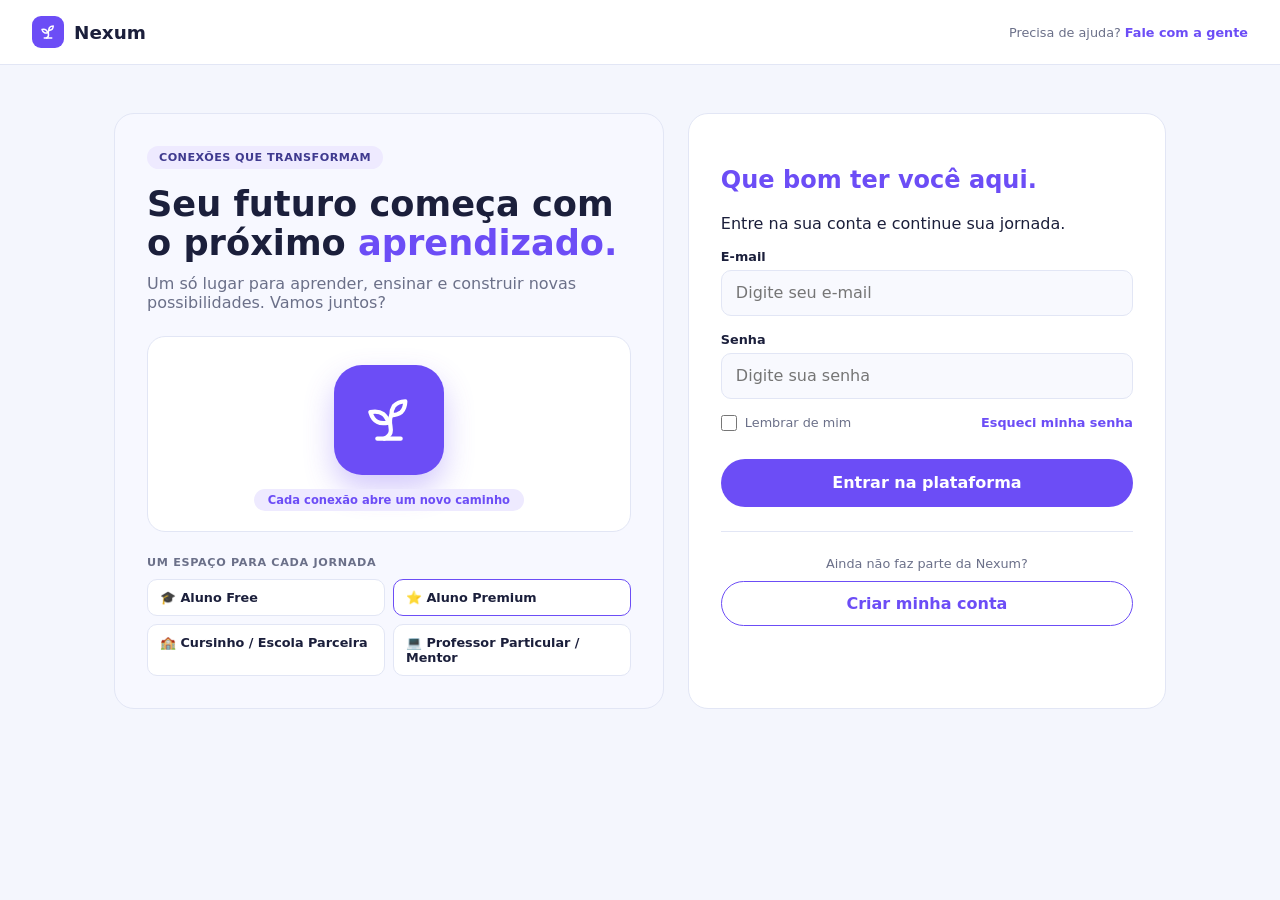
<file: index.html>
<!DOCTYPE html>
<html lang="pt-br">
<head>
    <meta charset="UTF-8">
    <meta name="viewport" content="width=device-width, initial-scale=1.0">
    <title>Entrar | Nexum</title>
    <link rel="stylesheet" href="login.css">
</head>
<body>

    <header class="topo">
        <a class="marca" href="index.html">
            <span class="marca-icone">
                <svg viewBox="0 0 24 24" width="18" height="18" fill="none" stroke="white" stroke-width="2" stroke-linecap="round" stroke-linejoin="round" aria-hidden="true">
                    <path d="M7 20h10"/>
                    <path d="M10 20c5.5-2.5.8-6.4 3-10"/>
                    <path d="M9.5 9.4c1.1.8 1.8 2.2 2.3 3.7-2 .4-3.5.4-4.8-.3-1.2-.6-2.3-1.9-3-4.2 2.8-.5 4.4 0 5.5.8z"/>
                    <path d="M14.1 6a7 7 0 0 0-1.1 4c1.9-.1 3.3-.6 4.3-1.4 1-1 1.6-2.3 1.7-4.6-2.7.1-4 1-4.9 2z"/>
                </svg>
            </span>
            <span>Nexum</span>
        </a>
        <p class="ajuda">Precisa de ajuda? <a href="#">Fale com a gente</a></p>
    </header>

    <main class="pagina">

        <section class="apresentacao">
            <span class="etiqueta">Conexões que transformam</span>
            <h2>Seu futuro começa com o próximo <span class="destaque">aprendizado.</span></h2>
            <p class="subtitulo">Um só lugar para aprender, ensinar e construir novas possibilidades. Vamos juntos?</p>

            <div class="vitrine">
                <div class="vitrine-logo">
                    <svg viewBox="0 0 24 24" width="56" height="56" fill="none" stroke="white" stroke-width="1.8" stroke-linecap="round" stroke-linejoin="round" aria-hidden="true">
                        <path d="M7 20h10"/>
                        <path d="M10 20c5.5-2.5.8-6.4 3-10"/>
                        <path d="M9.5 9.4c1.1.8 1.8 2.2 2.3 3.7-2 .4-3.5.4-4.8-.3-1.2-.6-2.3-1.9-3-4.2 2.8-.5 4.4 0 5.5.8z"/>
                        <path d="M14.1 6a7 7 0 0 0-1.1 4c1.9-.1 3.3-.6 4.3-1.4 1-1 1.6-2.3 1.7-4.6-2.7.1-4 1-4.9 2z"/>
                    </svg>
                </div>
                <span class="vitrine-frase">Cada conexão abre um novo caminho</span>
            </div>

            <h3 class="perfis-titulo">Um espaço para cada jornada</h3>
            <ul class="perfis">
                <li>🎓 Aluno Free</li>
                <li class="perfil-destaque">⭐ Aluno Premium</li>
                <li>🏫 Cursinho / Escola Parceira</li>
                <li>💻 Professor Particular / Mentor</li>
            </ul>
        </section>

        <section class="login">
            <h1>Que bom ter você aqui.</h1>
            <p>Entre na sua conta e continue sua jornada.</p>

            <form id="form-login">
                <label for="email">E-mail</label>
                <input type="email" id="email" name="email" placeholder="Digite seu e-mail" autocomplete="email" required>

                <label for="senha">Senha</label>
                <input type="password" id="senha" name="senha" placeholder="Digite sua senha" autocomplete="current-password" required>

                <div class="linha-opcoes">
                    <label class="lembrar">
                        <input type="checkbox" id="lembrar" name="lembrar">
                        Lembrar de mim
                    </label>
                    <a href="#">Esqueci minha senha</a>
                </div>

                <p id="mensagem" class="mensagem" role="alert" hidden></p>

                <button type="submit">Entrar na plataforma</button>
            </form>

            <div class="cadastro">
                <p>Ainda não faz parte da Nexum?</p>
                <a class="botao-sec" href="cadastro.html">Criar minha conta</a>
            </div>
        </section>

    </main>

    <script src="login.js" defer></script>
</body>
</html>
</file>
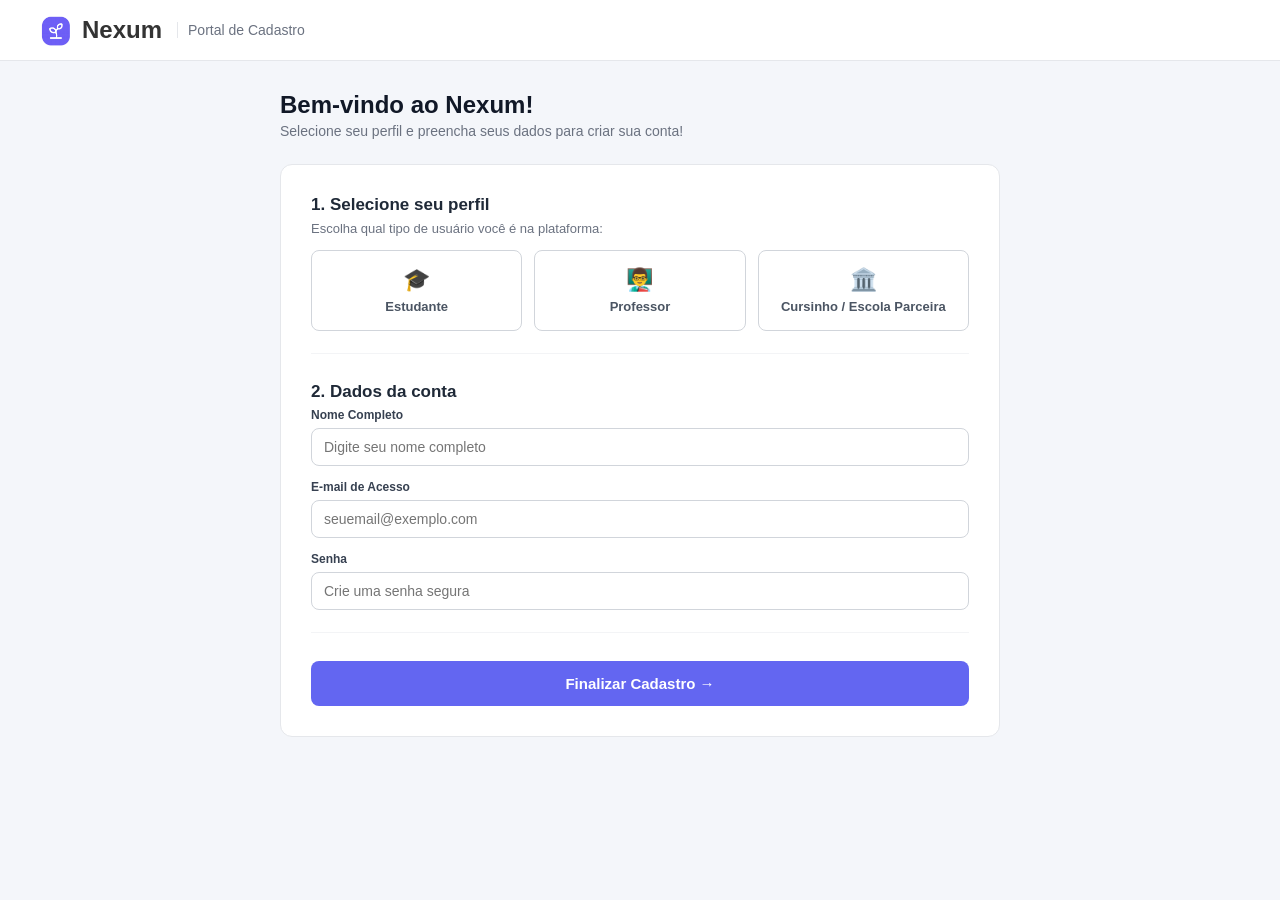
<file: cadastro.html>
<!DOCTYPE html>
<html lang="pt-br">
<head>
    <meta charset="UTF-8">
    <meta name="viewport" content="width=device-width, initial-scale=1.0">
    <title>Nexum - Cadastro de Usuário</title>
    <link rel="stylesheet" href="cadastro.css">
</head>
<body>

    <header class="header-top">
        <div class="logo-area">
            <img src="LogoNexumSemFundo.png" alt="Logo Nexum" class="logo-img">
            <h2>Nexum</h2>
            <span class="header-sub">Portal de Cadastro</span>
        </div>
    </header>

    <main class="main-container">
        <h1>Bem-vindo ao Nexum!</h1>
        <p class="subtitle">Selecione seu perfil e preencha seus dados para criar sua conta!</p>

        <form id="form-cadastro" class="card-form" onsubmit="salvarCadastro(event)">
            
            <!-- selecionar o PERFIL -->
            <section class="form-section">
                <h2 class="section-title-highlight">1. Selecione seu perfil</h2>
                <p class="section-desc">Escolha qual tipo de usuário você é na plataforma:</p>

                <div class="radio-grid-perfil">
                    <label class="btn-perfil" onclick="mudarPerfil('aluno', this)">
                        <input type="radio" name="perfil" value="aluno">
                        <span class="perfil-icon">🎓</span>
                        <strong>Estudante</strong>
                    </label>

                    <label class="btn-perfil" onclick="mudarPerfil('professor', this)">
                        <input type="radio" name="perfil" value="professor">
                        <span class="perfil-icon">👨‍🏫</span>
                        <strong>Professor</strong>
                    </label>

                    <label class="btn-perfil" onclick="mudarPerfil('cursinho', this)">
                        <input type="radio" name="perfil" value="cursinho">
                        <span class="perfil-icon">🏛️</span>
                        <strong>Cursinho / Escola Parceira</strong>
                    </label>
                </div>
            </section>

            <section class="form-section">
                <h2 class="section-title-highlight">2. Dados da conta</h2>
                
                <div class="input-group">
                    <label for="nome">Nome Completo</label>
                    <input type="text" id="nome" placeholder="Digite seu nome completo" required>
                </div>

                <div class="input-group margin-top">
                    <label for="email">E-mail de Acesso</label>
                    <input type="email" id="email" placeholder="seuemail@exemplo.com" required>
                </div>

                <div class="input-group margin-top">
                    <label for="senha">Senha</label>
                    <input type="password" id="senha" placeholder="Crie uma senha segura" required minlength="6">
                </div>
            </section>

            
            <!-- Bloco Exclusivo do ALUNO (Configuração de Rotina) -->
            <section id="bloco-rotina-estudante" class="form-section bloco-dinamico" style="display: none;">
                <h2 class="section-title-highlight">3. Configuração de rotina</h2>
                <p class="section-desc">Exclusivo para estudantes: defina seu foco e disponibilidade semanal.</p>

                <div class="sub-card">
                    <label class="label-sub-titulo">Qual é o seu objetivo?</label>
                    <div class="radio-options">
                        <label class="btn-radio" onclick="selecionarVestibular('ENEM', this)">
                            <input type="radio" name="objetivo" value="ENEM"> <span class="radio-icon">◯</span> ENEM
                        </label>
                        <label class="btn-radio" onclick="selecionarVestibular('FUVEST', this)">
                            <input type="radio" name="objetivo" value="FUVEST"> <span class="radio-icon">◯</span> FUVEST
                        </label>
                        <label class="btn-radio" onclick="selecionarVestibular('UNICAMP', this)">
                            <input type="radio" name="objetivo" value="UNICAMP"> <span class="radio-icon">◯</span> UNICAMP
                        </label>
                    </div>

                    <div id="info-vestibular" class="info-box" style="display: none;">
                        <span id="info-titulo">📅 <strong>Data oficial da prova</strong></span>
                        <span class="badge-status">🔸 Aguardando divulgação oficial</span>
                    </div>
                </div>

                <div class="sub-card margin-top">
                    <div class="input-group">
                        <label for="dataLimite">Até quando você quer concluir os estudos? (Prazo pessoal)</label>
                        <input type="date" id="dataLimite" value="2027-09-30">
                    </div>
                </div>

                <div class="sub-card margin-top">
                    <div class="input-group">
                        <label for="horasDisponiveis">Quantas horas você tem para estudar por semana?</label>
                        <div class="input-suffix">
                            <input type="number" id="horasDisponiveis" placeholder="Ex: 14" min="1" max="168">
                            <span>horas / semana</span>
                        </div>
                        <small>Como sua rotina diária varia, informe o total acumulado na semana.</small>
                    </div>
                </div>
            </section>

            <!-- Bloco Exclusivo do user PROFESSOR (Formação e Disciplinas) -->
            <section id="bloco-dados-professor" class="form-section bloco-dinamico" style="display: none;">
                <h2 class="section-title-highlight">3. Informações profissionais</h2>
                <p class="section-desc">Detalhes da sua atuação como docente na plataforma.</p>

                <div class="input-group">
                    <label for="formacaoProfessor">Formação Acadêmica</label>
                    <input type="text" id="formacaoProfessor" placeholder="Ex: Licenciatura em Matemática - USP">
                </div>

                <div class="input-group margin-top">
                    <label for="disciplinasProfessor">Disciplinas Lecionadas</label>
                    <input type="text" id="disciplinasProfessor" placeholder="Ex: Matemática, Física, Redação">
                    <small>Separe as disciplinas por vírgula.</small>
                </div>
            </section>

            <!-- Bloco Exclusivo dos cursinhos (Dados da Instituição) -->
            <section id="bloco-dados-cursinho" class="form-section bloco-dinamico" style="display: none;">
                <h2 class="section-title-highlight">3. Informações da Instituição</h2>
                <p class="section-desc">Dados básicos do cursinho ou escola parceira.</p>

                <div class="input-group">
                    <label for="nomeInstituicao">Nome da Instituição</label>
                    <input type="text" id="nomeInstituicao" placeholder="Ex: Cursinho Popular Conhecimento Para Todos">
                </div>

                <div class="input-group margin-top">
                    <label for="cnpjInstituicao">CNPJ da Instituição</label>
                    <input type="text" id="cnpjInstituicao" placeholder="00.000.000/0001-00">
                </div>
            </section>

            <button type="submit" class="btn-salvar">Finalizar Cadastro →</button>
        </form>
    </main>

    <script src="cadastro.js"></script>
</body>
</html>
</file>
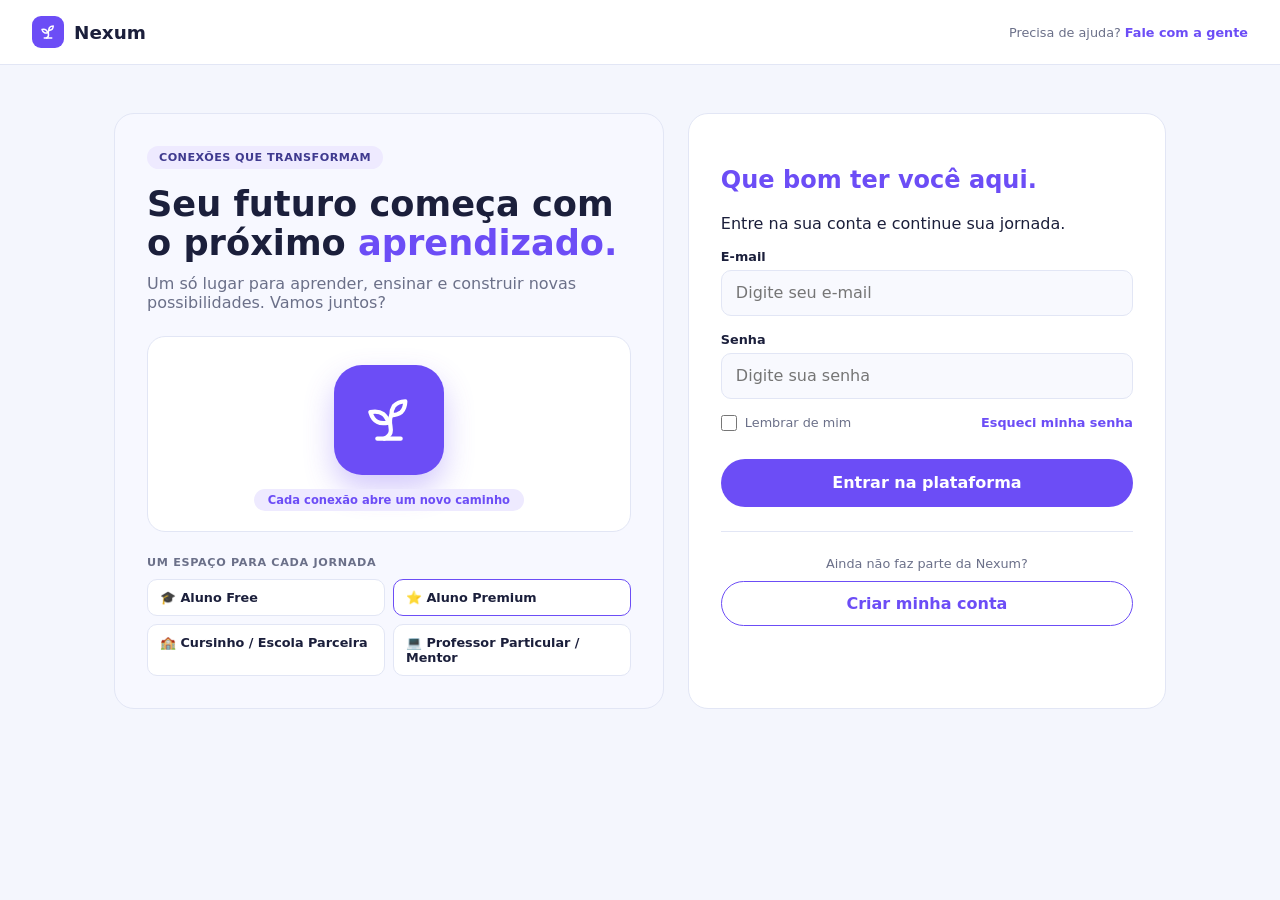
<file: indexArvore.html>
<!DOCTYPE html>
<html lang="pt-br">
<head>
    <meta charset="UTF-8">
    <meta name="viewport" content="width=device-width, initial-scale=1.0">
    <title>Nexum - Árvore de Aprendizagem</title>
    <link rel="stylesheet" href="styleArvore.css">
</head>
<body onload="carregarArvore()">

    <header class="header-top">
        <div class="logo-area">
            <img src="LogoNexumSemFundo.png" alt="Logo Nexum" class="logo-img">
            <h2>Nexum</h2>
            <span class="header-sub">Árvore de Aprendizagem</span>
        </div>
        <div class="user-profile">
            <span class="avatar" id="avatar-letra">A</span>
            <span class="username" id="user-nome-topo">Aluno</span>
            <button type="button" onclick="seuPerfil()" class="btn-logout">Seu Perfil</button>

        </div>
    </header>

    <main class="main-container">
        <div class="topo-arvore">
            <div>
                <h1>Sua Trilha de Aprendizagem</h1>
                <p class="subtitle">Trilha personalizada gerada a partir do seu teste diagnóstico inicial.</p>
            </div>
            <div class="legenda-status">
                <span class="badge concluido">Concluído</span>
                <span class="badge disponivel">Disponível</span>
                <span class="badge bloqueado">Bloqueado</span>
            </div>
        </div>

        <section class="card-form">
            <div id="trilha-container" class="trilha-arvore">
                <!-- Os nós da árvore são renderizados via JS -->
            </div>
        </section>
        <section class="card-form">
            <div id="trilha-container" class="trilha-arvore">
                <!-- Os nós e galhos SVG da árvore são renderizados via JS -->
            </div>
        </section>
    </main>

    <!-- Caixa de aviso visual (substitui o alert padrão) -->
    <div id="toast-nexum" class="toast-nexum hidden"></div>

    <script src="scriptArvore.js"></script>
</body>
</html>
</file>
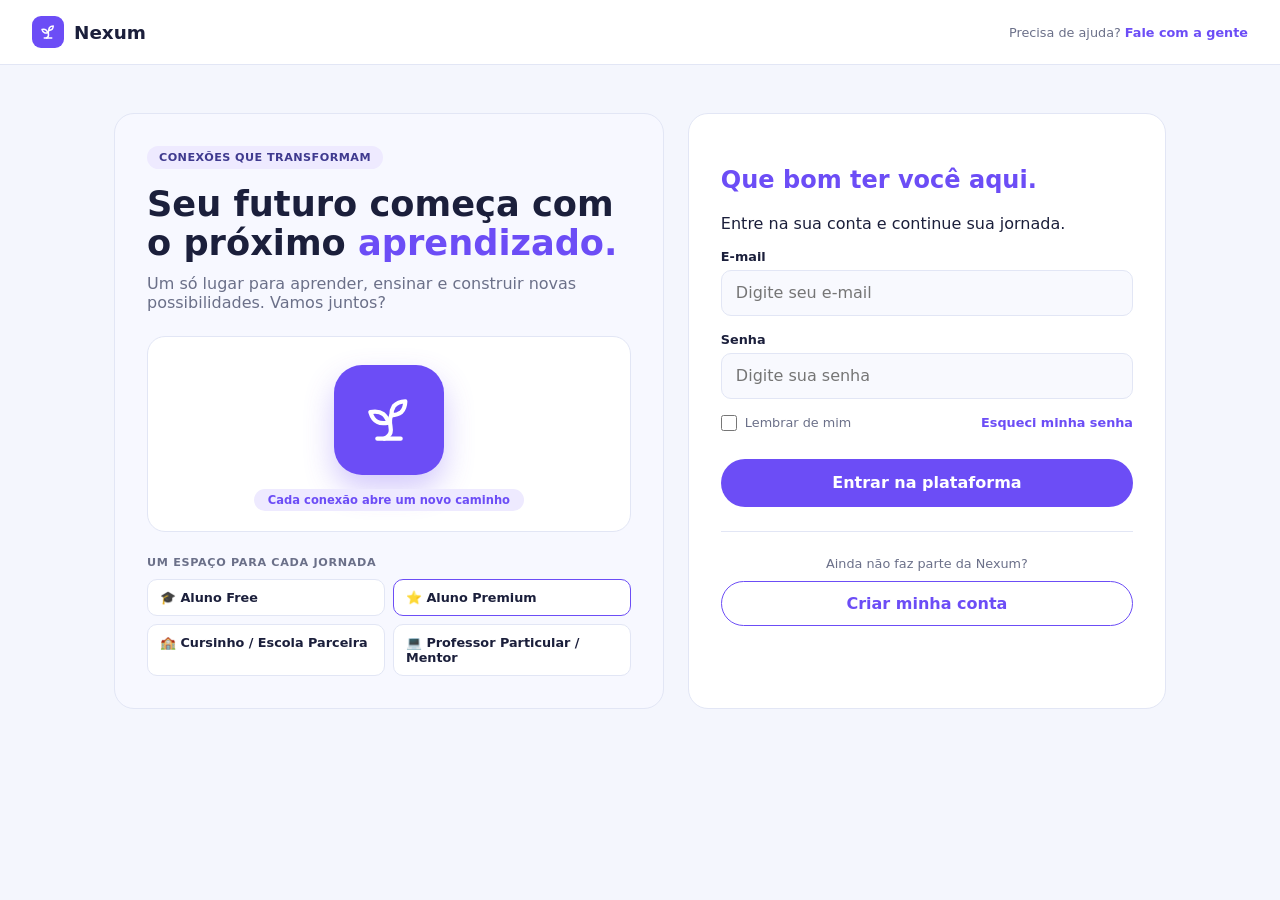
<file: indexForm.html>
<!DOCTYPE html>
<html lang="pt-br">
<head>
    <meta charset="UTF-8">
    <meta name="viewport" content="width=device-width, initial-scale=1.0">
    <title>Nexum - Diagnóstico Inicial</title>
    <link rel="stylesheet" href="styleFormsInicial.css">
</head>
<body onload="carregarTelaDiagnostico()">

    <header class="header-top">
        <div class="logo-area">
            <img src="LogoNexumSemFundo.png" alt="Logo Nexum" class="logo-img">
            <h2>Nexum</h2>
            <span class="header-sub">Diagnóstico Inicial</span>
        </div>
        <div class="user-profile">
            <span class="avatar" id="avatar-letra">A</span>
            <span class="username" id="user-nome-topo">Aluno</span>
        </div>
    </header>

    <main class="main-container">
        <h1>Teste Diagnóstico Inicial</h1>
        <p class="subtitle">Responda às questões básicas abaixo para definirmos seu nível e montar sua árvore de aprendizagem.</p>

        <form id="form-diagnostico" class="card-form" onsubmit="enviarDiagnostico(event)">
            
            <section class="form-section">
                <h2 class="section-title-highlight">1. Matemática</h2>
                <p class="section-desc">Na função afim f(x) = 2x + 3, o que representa o número 2?</p>
                <div class="sub-card">
                    <label class="opcao-label">
                        <input type="radio" name="q_mat" value="A" required>
                        <span>A) O coeficiente angular (taxa de variação)</span>
                    </label>
                    <label class="opcao-label">
                        <input type="radio" name="q_mat" value="B">
                        <span>B) A raiz da função</span>
                    </label>
                    <label class="opcao-label">
                        <input type="radio" name="q_mat" value="C">
                        <span>C) O ponto onde corta o eixo y</span>
                    </label>
                </div>
            </section>

            <section class="form-section">
                <h2 class="section-title-highlight">2. Física</h2>
                <p class="section-desc">No movimento retilíneo uniforme (MRU), o que acontece com a velocidade escalar ao longo do tempo?</p>
                <div class="sub-card">
                    <label class="opcao-label">
                        <input type="radio" name="q_fis" value="A" required>
                        <span>A) Aumenta de forma constante</span>
                    </label>
                    <label class="opcao-label">
                        <input type="radio" name="q_fis" value="B">
                        <span>B) Permanece constante, com aceleração nula</span>
                    </label>
                    <label class="opcao-label">
                        <input type="radio" name="q_fis" value="C">
                        <span>C) Inverte o sinal a cada segundo</span>
                    </label>
                </div>
            </section>

            <section class="form-section">
                <h2 class="section-title-highlight">3. Química</h2>
                <p class="section-desc">Qual partícula subatômica define o número atômico (Z) de um elemento químico?</p>
                <div class="sub-card">
                    <label class="opcao-label">
                        <input type="radio" name="q_qui" value="A" required>
                        <span>A) Nêutrons</span>
                    </label>
                    <label class="opcao-label">
                        <input type="radio" name="q_qui" value="B">
                        <span>B) Elétrons da última camada</span>
                    </label>
                    <label class="opcao-label">
                        <input type="radio" name="q_qui" value="C">
                        <span>C) Prótons no núcleo</span>
                    </label>
                </div>
            </section>

            <div class="acoes-form">
                <button type="submit" class="btn-salvar">Concluir e Montar Árvore</button>
                <button type="button" onclick="resetarDiagnosticoTeste()" class="btn-resetar">Resetar Teste</button>
            </div>
        </form>

    </main>

    <script src="scriptForm.js"></script>
</body>
</html>
</file>
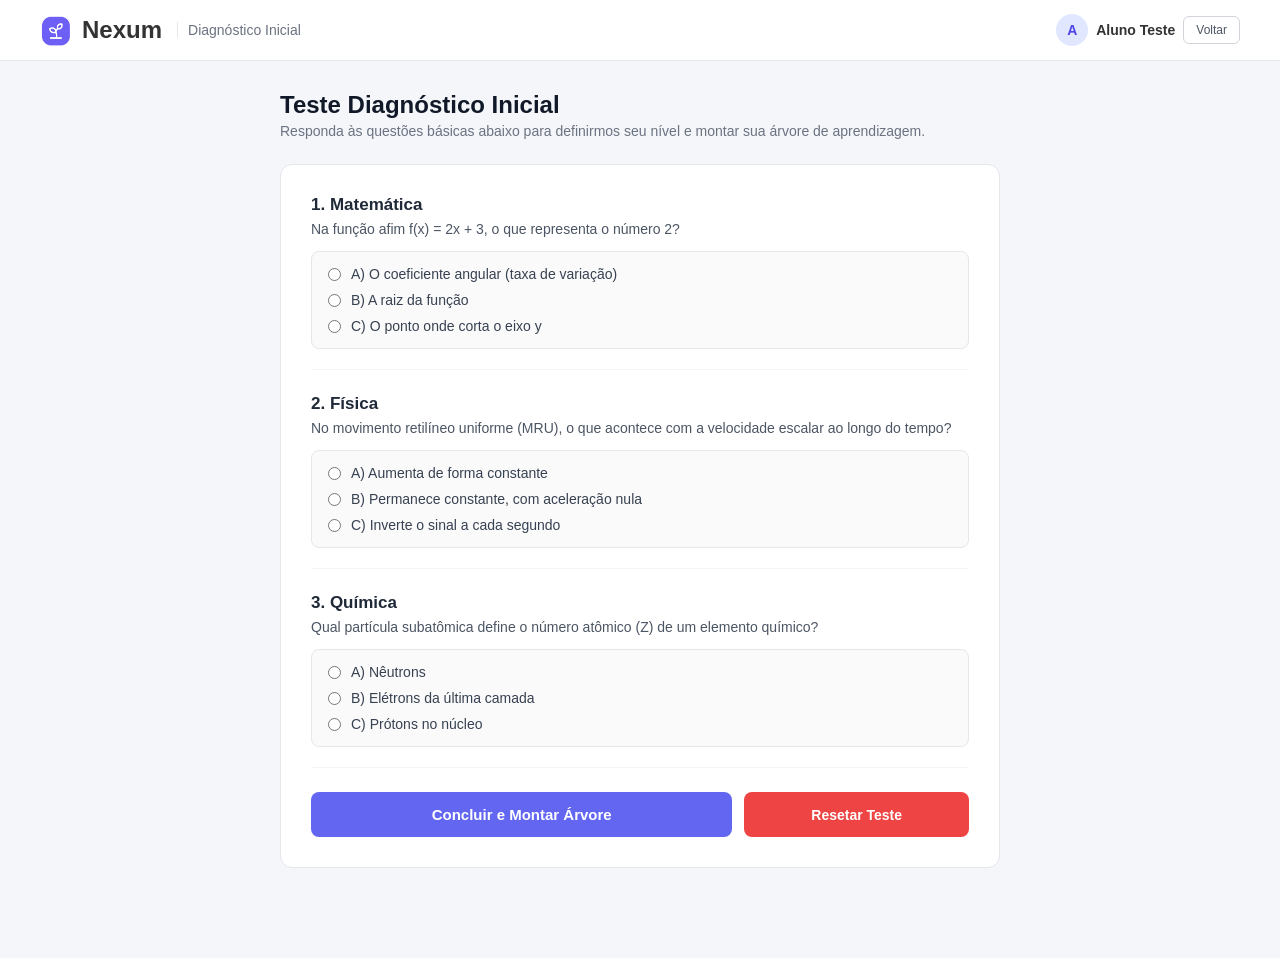
<file: indexform.html>
<!DOCTYPE html>
<html lang="pt-br">
<head>
    <meta charset="UTF-8">
    <meta name="viewport" content="width=device-width, initial-scale=1.0">
    <title>Nexum - Diagnóstico Inicial</title>
    <link rel="stylesheet" href="styleFormsInicial.css">
</head>
<body onload="carregarTelaDiagnostico()">

    <header class="header-top">
        <div class="logo-area">
            <img src="LogoNexumSemFundo.png" alt="Logo Nexum" class="logo-img">
            <h2>Nexum</h2>
            <span class="header-sub">Diagnóstico Inicial</span>
        </div>
        <div class="user-profile">
            <span class="avatar" id="avatar-letra">A</span>
            <span class="username" id="user-nome-topo">Aluno</span>
            <button type="button" onclick="voltarPainel()" class="btn-logout">Voltar</button>
        </div>
    </header>

    <main class="main-container">
        <h1>Teste Diagnóstico Inicial</h1>
        <p class="subtitle">Responda às questões básicas abaixo para definirmos seu nível e montar sua árvore de aprendizagem.</p>

        <form id="form-diagnostico" class="card-form" onsubmit="enviarDiagnostico(event)">
            
            <section class="form-section">
                <h2 class="section-title-highlight">1. Matemática</h2>
                <p class="section-desc">Na função afim f(x) = 2x + 3, o que representa o número 2?</p>
                <div class="sub-card">
                    <label class="opcao-label">
                        <input type="radio" name="q_mat" value="A" required>
                        <span>A) O coeficiente angular (taxa de variação)</span>
                    </label>
                    <label class="opcao-label">
                        <input type="radio" name="q_mat" value="B">
                        <span>B) A raiz da função</span>
                    </label>
                    <label class="opcao-label">
                        <input type="radio" name="q_mat" value="C">
                        <span>C) O ponto onde corta o eixo y</span>
                    </label>
                </div>
            </section>

            <section class="form-section">
                <h2 class="section-title-highlight">2. Física</h2>
                <p class="section-desc">No movimento retilíneo uniforme (MRU), o que acontece com a velocidade escalar ao longo do tempo?</p>
                <div class="sub-card">
                    <label class="opcao-label">
                        <input type="radio" name="q_fis" value="A" required>
                        <span>A) Aumenta de forma constante</span>
                    </label>
                    <label class="opcao-label">
                        <input type="radio" name="q_fis" value="B">
                        <span>B) Permanece constante, com aceleração nula</span>
                    </label>
                    <label class="opcao-label">
                        <input type="radio" name="q_fis" value="C">
                        <span>C) Inverte o sinal a cada segundo</span>
                    </label>
                </div>
            </section>

            <section class="form-section">
                <h2 class="section-title-highlight">3. Química</h2>
                <p class="section-desc">Qual partícula subatômica define o número atômico (Z) de um elemento químico?</p>
                <div class="sub-card">
                    <label class="opcao-label">
                        <input type="radio" name="q_qui" value="A" required>
                        <span>A) Nêutrons</span>
                    </label>
                    <label class="opcao-label">
                        <input type="radio" name="q_qui" value="B">
                        <span>B) Elétrons da última camada</span>
                    </label>
                    <label class="opcao-label">
                        <input type="radio" name="q_qui" value="C">
                        <span>C) Prótons no núcleo</span>
                    </label>
                </div>
            </section>

            <div class="acoes-form">
                <button type="submit" class="btn-salvar">Concluir e Montar Árvore</button>
                <button type="button" onclick="resetarDiagnosticoTeste()" class="btn-resetar">Resetar Teste</button>
            </div>
        </form>

    </main>

    <script src="testeFormsInicial.js"></script>
</body>
</html>
</file>
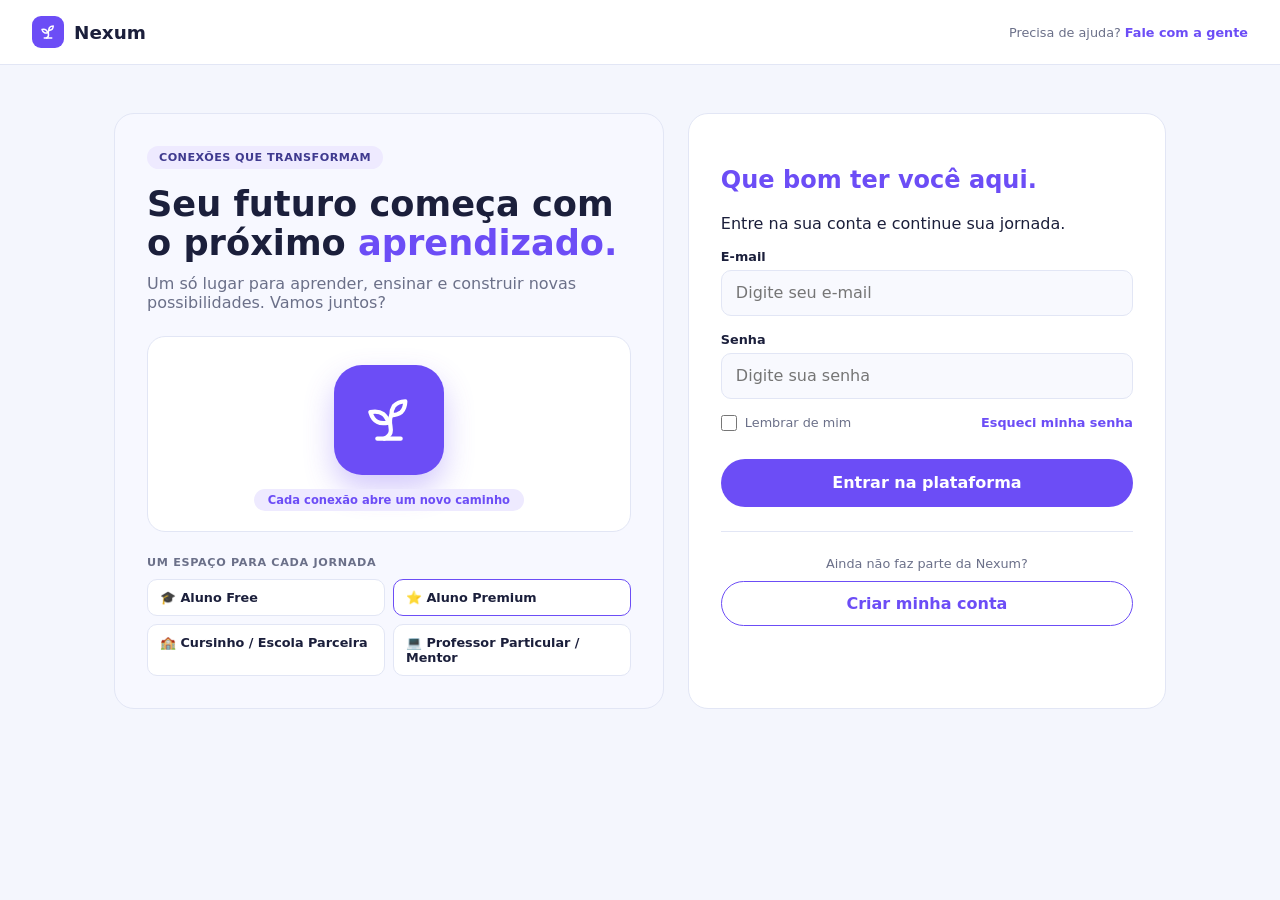
<file: painel.html>
<!DOCTYPE html>
<html lang="pt-br">
<head>
    <meta charset="UTF-8">
    <meta name="viewport" content="width=device-width, initial-scale=1.0">
    <title>Nexum - Meu Painel</title>
    <link rel="stylesheet" href="painel.css">
</head>
<body>

    <header class="header-top">
        <div class="logo-area">
            <span class="logo-icone">
                <svg viewBox="0 0 24 24" width="18" height="18" fill="none" stroke="white" stroke-width="2" stroke-linecap="round" stroke-linejoin="round" aria-hidden="true">
                    <path d="M7 20h10"/>
                    <path d="M10 20c5.5-2.5.8-6.4 3-10"/>
                    <path d="M9.5 9.4c1.1.8 1.8 2.2 2.3 3.7-2 .4-3.5.4-4.8-.3-1.2-.6-2.3-1.9-3-4.2 2.8-.5 4.4 0 5.5.8z"/>
                    <path d="M14.1 6a7 7 0 0 0-1.1 4c1.9-.1 3.3-.6 4.3-1.4 1-1 1.6-2.3 1.7-4.6-2.7.1-4 1-4.9 2z"/>
                </svg>
            </span>
            <h2>Nexum</h2>
            <span class="header-sub">Painel do Usuário</span>
        </div>
        <div class="user-profile">
            <span class="avatar" id="avatar-letra">U</span>
            <span class="username" id="user-nome-topo">Carregando...</span>
            <button type="button" id="btn-sair" class="btn-logout">Sair</button>
        </div>
    </header>

    <main class="main-container">
        <h1 id="titulo-boas-vindas">Olá!</h1>
        <p class="subtitle">Gerencie abaixo as informações da sua conta.</p>
        <span class="selo-perfil" id="selo-perfil" hidden></span>

        <form id="form-painel" class="card-form">

            <section class="form-section">
                <h2 class="section-title-highlight">Dados da conta</h2>
                <p class="section-desc">Suas informações de acesso na plataforma.</p>

                <div class="input-group">
                    <label for="edit-nome">Nome / Instituição</label>
                    <input type="text" id="edit-nome" required>
                </div>

                <div class="input-group margin-top">
                    <label for="edit-email">E-mail de acesso</label>
                    <input type="email" id="edit-email" required>
                </div>
            </section>

            <p id="mensagem" class="mensagem" role="alert" hidden></p>

            <div class="acoes">
                <button type="submit" class="btn-salvar">Salvar alterações</button>
                <button type="button" id="btn-excluir" class="btn-excluir">Excluir conta</button>
            </div>

        </form>
    </main>

    <script src="painel.js" defer></script>
</body>
</html>
</file>
<file: login.css>
:root {
    --roxo: #6c4df6;
    --roxo-claro: #eeeaff;
    --fundo: #f4f6fd;
    --texto: #1b1f3b;
    --borda: #e2e6f5;
    --txtSuave: #6b7089;
}

*, *::before, *::after {
    box-sizing: border-box;
}

body {
    margin: 0;
    font-family: system-ui, sans-serif;
    background: var(--fundo);
    color: var(--texto);
}

h1 {
    color: var(--roxo);
}

a {
    color: var(--roxo);
    font-weight: 600;
    text-decoration: none;
}

a:hover {
    text-decoration: underline;
}

/* Cabeçalho */
.topo {
    display: flex;
    justify-content: space-between;
    align-items: center;
    padding: 16px 32px;
    background: white;
    border-bottom: 1px solid var(--borda);
}

.marca {
    display: flex;
    align-items: center;
    gap: 10px;
    font-size: 1.15rem;
    font-weight: 800;
    color: var(--texto);
}

.marca:hover {
    text-decoration: none;
}

.marca-icone {
    display: grid;
    place-items: center;
    width: 32px;
    height: 32px;
    background: var(--roxo);
    border-radius: 9px;
}

.ajuda {
    margin: 0;
    font-size: 0.8rem;
    color: var(--txtSuave);
}

/* Layout em duas colunas */
.pagina {
    display: grid;
    grid-template-columns: 1.15fr 1fr;
    gap: 24px;
    max-width: 1100px;
    margin: 48px auto;
    padding: 0 24px;
}

.apresentacao, .login {
    padding: 32px;
    border: 1px solid var(--borda);
    border-radius: 20px;
}

.login {
    background: white;
}

.apresentacao {
    background: #f7f8ff;
}

.apresentacao h2 {
    margin: 16px 0 12px;
    font-size: 2.2rem;
    line-height: 1.1;
}

.etiqueta {
    display: inline-block;
    padding: 5px 12px;
    font-size: 0.7rem;
    font-weight: 700;
    letter-spacing: 0.04em;
    text-transform: uppercase;
    color: #3f3a8f;
    background: var(--roxo-claro);
    border-radius: 999px;
}

.destaque {
    color: var(--roxo);
}

.subtitulo {
    margin: 0 0 24px;
    color: var(--txtSuave);
}

.vitrine {
    display: flex;
    flex-direction: column;
    align-items: center;
    gap: 14px;
    padding: 28px 16px 20px;
    background: white;
    border: 1px solid var(--borda);
    border-radius: 18px;
}

.vitrine-logo {
    display: grid;
    place-items: center;
    width: 110px;
    height: 110px;
    background: var(--roxo);
    border-radius: 28px;
    box-shadow: 0 14px 30px rgba(108, 77, 246, 0.3);
}

.vitrine-frase {
    padding: 4px 14px;
    font-size: 0.72rem;
    font-weight: 600;
    color: var(--roxo);
    background: var(--roxo-claro);
    border-radius: 999px;
}

.perfis-titulo {
    margin: 24px 0 10px;
    font-size: 0.7rem;
    letter-spacing: 0.06em;
    text-transform: uppercase;
    color: var(--txtSuave);
}

.perfis {
    list-style: none;
    margin: 0;
    padding: 0;
    display: grid;
    grid-template-columns: 1fr 1fr;
    gap: 8px;
}

.perfis li {
    padding: 10px 12px;
    font-size: 0.8rem;
    font-weight: 600;
    background: white;
    border: 1px solid var(--borda);
    border-radius: 10px;
}

.perfis .perfil-destaque {
    border-color: var(--roxo);
}

/* Formulário */
label {
    display: block;
    margin-bottom: 6px;
    font-weight: 700;
    font-size: 0.8rem;
}

input {
    display: block;
    width: 100%;
    height: 46px;
    margin-bottom: 16px;
    padding: 0 14px;
    font: inherit;
    background: #f8f9fe;
    border: 1px solid var(--borda);
    border-radius: 10px;
}

input:focus {
    outline: none;
    border-color: var(--roxo);
    box-shadow: 0 0 0 3px rgba(108, 77, 246, 0.15);
}

button {
    width: 100%;
    height: 48px;
    font: inherit;
    font-weight: 700;
    color: white;
    background: var(--roxo);
    border: 0;
    border-radius: 999px;
    cursor: pointer;
}

button:hover {
    background: #5a3de0;
}

button:disabled {
    opacity: 0.6;
    cursor: wait;
}

.linha-opcoes {
    display: flex;
    align-items: center;
    justify-content: space-between;
    margin-bottom: 28px;
    font-size: 0.8rem;
    gap: 16px;
}

.lembrar {
    display: flex;
    align-items: center;
    gap: 8px;
    margin: 0;
    font-weight: 500;
    color: var(--txtSuave);
    cursor: pointer;
}

.lembrar input {
    width: 16px;
    height: 16px;
    margin: 0;
    padding: 0;
    accent-color: var(--roxo);
}

.mensagem {
    margin: 0 0 14px;
    padding: 10px 12px;
    font-size: 0.82rem;
    font-weight: 600;
    color: #d93a4a;
    background: #fdecee;
    border-radius: 8px;
}

.mensagem[hidden] {
    display: none;
}

.cadastro {
    margin-top: 24px;
    padding-top: 24px;
    border-top: 1px solid var(--borda);
    text-align: center;
}

.cadastro p {
    margin: 0 0 10px;
    font-size: 0.8rem;
    color: var(--txtSuave);
}

.botao-sec {
    display: block;
    padding: 12px;
    border: 1.5px solid var(--roxo);
    border-radius: 999px;
    background: white;
}

.botao-sec:hover {
    color: white;
    text-decoration: none;
    background: var(--roxo);
}

/* Responsivo (RNF06: a partir de 360px) */
@media (max-width: 860px) {
    .pagina {
        grid-template-columns: 1fr;
        margin: 24px auto;
    }

    .login {
        order: -1;
    }

    .apresentacao, .login {
        padding: 24px 20px;
    }

    .topo {
        padding: 14px 20px;
    }
}

@media (max-width: 480px) {
    .ajuda {
        display: none;
    }

    .perfis {
        grid-template-columns: 1fr;
    }

    .apresentacao h2 {
        font-size: 1.8rem;
    }
}
</file>
<file: cadastro.css>
* {
  margin: 0;
  padding: 0;
  box-sizing: border-box;
  font-family: Arial, Helvetica, sans-serif;
}

body {
  background-color: #f4f6fa;
  color: #333;
}

.header-top {
  display: flex;
  align-items: center;
  background-color: #ffffff;
  padding: 14px 40px;
  border-bottom: 1px solid #e5e7eb;
}

.logo-area {
  display: flex;
  align-items: center;
  gap: 10px;
}

.logo-img {
  width: 32px;
  height: 32px;
}

.header-sub {
  color: #6b7280;
  font-size: 14px;
  border-left: 1px solid #e5e7eb;
  padding-left: 10px;
  margin-left: 5px;
}

.main-container {
  max-width: 760px;
  margin: 30px auto;
  padding: 0 20px 60px 20px;
}

h1 {
  font-size: 24px;
  color: #111827;
  margin-bottom: 4px;
}

.subtitle {
  color: #6b7280;
  font-size: 14px;
  margin-bottom: 25px;
}

.card-form {
  background: #ffffff;
  border: 1px solid #e5e7eb;
  border-radius: 12px;
  padding: 30px;
}

.form-section {
  margin-bottom: 28px;
  padding-bottom: 22px;
  border-bottom: 1px solid #f3f4f6;
}

.section-title-highlight {
  font-size: 17px;
  color: #1f2937;
  margin-bottom: 6px;
  font-weight: bold;
}

.section-desc {
  font-size: 13px;
  color: #6b7280;
  margin-bottom: 14px;
}

.radio-grid-perfil {
  display: flex;
  gap: 12px;
}

.btn-perfil {
  flex: 1;
  border: 1px solid #d1d5db;
  background-color: #ffffff;
  padding: 16px 10px;
  text-align: center;
  border-radius: 8px;
  cursor: pointer;
  display: flex;
  flex-direction: column;
  align-items: center;
  gap: 6px;
  font-size: 13px;
  color: #4b5563;
  transition: all 0.2s;
  user-select: none;
}

.btn-perfil input {
  display: none;
}

.perfil-icon {
  font-size: 22px;
}

.btn-perfil.active {
  border-color: #6366f1;
  color: #6366f1;
  background-color: #f5f3ff;
}

.sub-card {
  background-color: #fafafa;
  border: 1px solid #e5e7eb;
  padding: 16px;
  border-radius: 8px;
}

.label-sub-titulo {
  display: block;
  font-size: 12px;
  font-weight: bold;
  color: #374151;
  margin-bottom: 10px;
}

.radio-options {
  display: flex;
  gap: 10px;
}

.btn-radio {
  flex: 1;
  border: 1px solid #d1d5db;
  background-color: #ffffff;
  padding: 10px;
  text-align: center;
  border-radius: 6px;
  cursor: pointer;
  font-size: 13px;
  font-weight: bold;
  color: #4b5563;
  transition: all 0.2s;
  user-select: none;
}

.btn-radio input {
  display: none;
}

.btn-radio.active {
  border-color: #6366f1;
  color: #6366f1;
  background-color: #f5f3ff;
}
/* pra aquela parte de selecionar os vestibulares */
.btn-radio.active .radio-icon {
  color: #6366f1; 
  font-weight: bold;
}

.info-box {
  background-color: #ffffff;
  border: 1px solid #e5e7eb;
  border-radius: 6px;
  padding: 10px;
  font-size: 12px;
  margin-top: 10px;
}

.badge-status {
  background-color: #fff7ed;
  color: #c2410c;
  padding: 2px 6px;
  border-radius: 10px;
  font-size: 10px;
  margin-left: 6px;
}

.input-group label {
  display: block;
  font-size: 12px;
  font-weight: bold;
  color: #374151;
  margin-bottom: 6px;
}

.input-group input {
  width: 100%;
  padding: 10px 12px;
  border: 1px solid #d1d5db;
  border-radius: 8px;
  font-size: 14px;
  background-color: #ffffff;
}

.input-group small {
  display: block;
  color: #9ca3af;
  font-size: 11px;
  margin-top: 5px;
}

.input-suffix {
  position: relative;
  display: flex;
  align-items: center;
}

.input-suffix span {
  position: absolute;
  right: 12px;
  color: #9ca3af;
  font-size: 13px;
}

.margin-top {
  margin-top: 14px;
}

.btn-salvar {
  width: 100%;
  background-color: #6366f1;
  color: white;
  border: none;
  padding: 14px;
  border-radius: 8px;
  font-weight: bold;
  cursor: pointer;
  font-size: 15px;
  transition: background-color 0.2s;
}

.btn-salvar:hover {
  background-color: #4f46e5;
}
</file>
<file: styleArvore.css>
* {
  margin: 0;
  padding: 0;
  box-sizing: border-box;
  font-family: Arial, Helvetica, sans-serif;
}

body {
  background-color: #f4f6fa;
  color: #333;
}

.header-top {
  display: flex;
  justify-content: space-between;
  align-items: center;
  background-color: #ffffff;
  padding: 14px 40px;
  border-bottom: 1px solid #e5e7eb;
}

.logo-area {
  display: flex;
  align-items: center;
  gap: 10px;
}

.logo-img {
  width: 32px;
  height: 32px;
}

.header-sub {
  color: #6b7280;
  font-size: 14px;
  border-left: 1px solid #e5e7eb;
  padding-left: 10px;
  margin-left: 5px;
}

.user-profile {
  display: flex;
  align-items: center;
  gap: 8px;
  font-size: 14px;
  font-weight: bold;
}

.avatar {
  width: 32px;
  height: 32px;
  background-color: #e0e7ff;
  color: #4f46e5;
  border-radius: 50%;
  display: flex;
  justify-content: center;
  align-items: center;
}

.btn-logout {
  background: transparent;
  border: 1px solid #d1d5db;
  padding: 6px 12px;
  border-radius: 6px;
  cursor: pointer;
  font-size: 12px;
  color: #4b5563;
}

.btn-logout:hover {
  background-color: #f3f4f6;
}

.main-container {
  max-width: 760px;
  margin: 30px auto;
  padding: 0 20px 60px 20px;
}

.topo-arvore {
  display: flex;
  justify-content: space-between;
  align-items: flex-end;
  flex-wrap: wrap;
  gap: 12px;
  margin-bottom: 24px;
}

h1 {
  font-size: 24px;
  color: #111827;
  margin-bottom: 4px;
}

.subtitle {
  color: #6b7280;
  font-size: 14px;
}

.legenda-status {
  display: flex;
  gap: 8px;
}

.badge {
  font-size: 12px;
  font-weight: bold;
  padding: 4px 10px;
  border-radius: 999px;
}

.badge.concluido {
  background-color: #dcfce7;
  color: #166534;
}

.badge.disponivel {
  background-color: #e0e7ff;
  color: #3730a3;
}

.badge.bloqueado {
  background-color: #f3f4f6;
  color: #6b7280;
}

.card-form {
  background: #ffffff;
  border: 1px solid #e5e7eb;
  border-radius: 12px;
  padding: 36px 24px;
}

/* Estrutura Visual da Árvore */
.trilha-arvore {
  display: flex;
  flex-direction: column;
  align-items: center;
}

.no-arvore {
  width: 100%;
  max-width: 420px;
  border-radius: 12px;
  padding: 18px 20px;
  border: 2px solid #e5e7eb;
  background-color: #ffffff;
  display: flex;
  justify-content: space-between;
  align-items: center;
  transition: transform 0.15s;
}

.no-arvore.concluido {
  border-color: #22c55e;
  background-color: #f0fdf4;
}

.no-arvore.disponivel {
  border-color: #6366f1;
  background-color: #eef2ff;
  cursor: pointer;
}

.no-arvore.disponivel:hover {
  transform: translateY(-2px);
}

.no-arvore.bloqueado {
  border-color: #d1d5db;
  background-color: #f9fafb;
  opacity: 0.7;
  cursor: not-allowed;
}

.no-info h3 {
  font-size: 17px;
  color: #111827;
  margin-bottom: 4px;
}

.no-info p {
  font-size: 13px;
  color: #6b7280;
}

.no-acao {
  display: flex;
  flex-direction: column;
  align-items: flex-end;
  gap: 8px;
}

.btn-estudar {
  background-color: #6366f1;
  color: #ffffff;
  border: none;
  padding: 7px 14px;
  border-radius: 6px;
  font-size: 12px;
  font-weight: bold;
  cursor: pointer;
}

.btn-estudar:hover {
  background-color: #4f46e5;
}

.conector-linha {
  width: 3px;
  height: 32px;
  background-color: #d1d5db;
}

.conector-linha.ativo {
  background-color: #22c55e;
}
.card-form {
background: #ffffff;
border: 1px solid #e5e7eb;
border-radius: 12px;
padding: 36px 24px;
overflow-x: auto;
}

/* Estrutura Visual da Árvore com Galhos SVG */
.trilha-arvore {
position: relative;
display: flex;
flex-direction: column;
align-items: center;
min-width: 320px;
}

.arvore-svg-palco {
width: 100%;
max-width: 680px;
height: auto;
display: block;
}

.galho-linha {
fill: none;
stroke: #d1d5db;
stroke-width: 4;
stroke-linecap: round;
transition: stroke 0.3s ease;
}

.galho-linha.ativo {
stroke: #22c55e;
}

.galho-linha.disponivel {
stroke: #6366f1;
stroke-dasharray: 6 6;
}

.no-grupo {
cursor: pointer;
transition: transform 0.2s ease;
}

.no-grupo:hover .no-circulo-externo {
filter: drop-shadow(0 6px 12px rgba(99, 102, 241, 0.25));
}

.no-grupo.bloqueado {
cursor: not-allowed;
opacity: 0.75;
}

/* Detalhes dos nós em cards abaixo da árvore para leitura rápida */
.resumo-nos-grid {
display: grid;
grid-template-columns: repeat(auto-fit, minmax(200px, 1fr));
gap: 14px;
width: 100%;
margin-top: 28px;
padding-top: 24px;
border-top: 1px solid #f3f4f6;
}

.no-arvore {
border-radius: 12px;
padding: 16px;
border: 2px solid #e5e7eb;
background-color: #ffffff;
display: flex;
flex-direction: column;
justify-content: space-between;
gap: 12px;
transition: transform 0.15s, box-shadow 0.15s;
}

.no-arvore.concluido {
border-color: #22c55e;
background-color: #f0fdf4;
}

.no-arvore.disponivel {
border-color: #6366f1;
background-color: #eef2ff;
cursor: pointer;
}

.no-arvore.disponivel:hover {
transform: translateY(-2px);
box-shadow: 0 4px 12px rgba(99, 102, 241, 0.15);
}

.no-arvore.bloqueado {
border-color: #d1d5db;
background-color: #f9fafb;
opacity: 0.75;
cursor: not-allowed;
}

.no-info h3 {
font-size: 16px;
color: #111827;
margin-bottom: 4px;
}

.no-info p {
font-size: 13px;
color: #6b7280;
}

.no-acao {
display: flex;
justify-content: space-between;
align-items: center;
gap: 8px;
}

.btn-estudar {
background-color: #6366f1;
color: #ffffff;
border: none;
padding: 7px 14px;
border-radius: 6px;
font-size: 12px;
font-weight: bold;
cursor: pointer;
}

.btn-estudar:hover {
background-color: #4f46e5;
}

/* Toast de feedback */
.toast-nexum {
position: fixed;
bottom: 24px;
right: 24px;
background-color: #111827;
color: #ffffff;
padding: 12px 18px;
border-radius: 10px;
font-size: 13px;
font-weight: bold;
box-shadow: 0 10px 25px rgba(0, 0, 0, 0.15);
z-index: 999;
}

.toast-nexum.hidden {
display: none;
}
</file>
<file: styleFormsInicial.css>
* {
  margin: 0;
  padding: 0;
  box-sizing: border-box;
  font-family: Arial, Helvetica, sans-serif;
}

body {
  background-color: #f4f6fa;
  color: #333;
}

/* Header */
.header-top {
  display: flex;
  justify-content: space-between;
  align-items: center;
  background-color: #ffffff;
  padding: 14px 40px;
  border-bottom: 1px solid #e5e7eb;
}

.logo-area {
  display: flex;
  align-items: center;
  gap: 10px;
}

.logo-img {
  width: 32px;
  height: 32px;
}

.header-sub {
  color: #6b7280;
  font-size: 14px;
  border-left: 1px solid #e5e7eb;
  padding-left: 10px;
  margin-left: 5px;
}

.user-profile {
  display: flex;
  align-items: center;
  gap: 8px;
  font-size: 14px;
  font-weight: bold;
}

.avatar {
  width: 32px;
  height: 32px;
  background-color: #e0e7ff;
  color: #4f46e5;
  border-radius: 50%;
  display: flex;
  justify-content: center;
  align-items: center;
}

/* Container Principal */
.main-container {
  max-width: 760px;
  margin: 30px auto;
  padding: 0 20px 60px 20px;
}

h1 {
  font-size: 24px;
  color: #111827;
  margin-bottom: 4px;
}

.subtitle {
  color: #6b7280;
  font-size: 14px;
  margin-bottom: 25px;
}

/* Card do Formulário */
.card-form {
  background: #ffffff;
  border: 1px solid #e5e7eb;
  border-radius: 12px;
  padding: 30px;
}

.form-section {
  margin-bottom: 24px;
  padding-bottom: 20px;
  border-bottom: 1px solid #f3f4f6;
}

.section-title-highlight {
  font-size: 17px;
  color: #1f2937;
  margin-bottom: 6px;
  font-weight: bold;
}

.section-desc {
  font-size: 14px;
  color: #4b5563;
  margin-bottom: 14px;
}

.sub-card {
  background-color: #fafafa;
  border: 1px solid #e5e7eb;
  padding: 14px 16px;
  border-radius: 8px;
  display: flex;
  flex-direction: column;
  gap: 10px;
}

.opcao-label {
  display: flex;
  align-items: center;
  gap: 10px;
  font-size: 14px;
  color: #374151;
  cursor: pointer;
}

.margin-top {
  margin-top: 20px;
}

/* Botões */
.acoes-form {
  display: flex;
  gap: 12px;
  margin-top: 10px;
}

.btn-salvar {
  flex: 2;
  background-color: #6366f1;
  color: white;
  border: none;
  padding: 14px;
  border-radius: 8px;
  font-weight: bold;
  cursor: pointer;
  font-size: 15px;
  transition: background-color 0.2s;
}

.btn-salvar:hover {
  background-color: #4f46e5;
}

.btn-resetar {
  flex: 1;
  background-color: #ef4444;
  color: white;
  border: none;
  border-radius: 8px;
  font-weight: bold;
  cursor: pointer;
  padding: 14px;
  font-size: 14px;
}

.btn-resetar:hover {
  background-color: #dc2626;
}

.btn-logout {
  background: transparent;
  border: 1px solid #d1d5db;
  padding: 6px 12px;
  border-radius: 6px;
  cursor: pointer;
  font-size: 12px;
  color: #4b5563;
}

.btn-logout:hover {
  background-color: #f3f4f6;
}
</file>
<file: painel.css>
* {
  margin: 0;
  padding: 0;
  box-sizing: border-box;
  font-family: Arial, Helvetica, sans-serif;
}

body {
  background-color: #f4f6fa;
  color: #333;
}

/* Header */
.header-top {
  display: flex;
  justify-content: space-between;
  align-items: center;
  background-color: #ffffff;
  padding: 14px 40px;
  border-bottom: 1px solid #e5e7eb;
}

.logo-area {
  display: flex;
  align-items: center;
  gap: 10px;
}

.logo-icone {
  display: grid;
  place-items: center;
  width: 32px;
  height: 32px;
  background-color: #6366f1;
  border-radius: 9px;
}

.header-sub {
  color: #6b7280;
  font-size: 14px;
  border-left: 1px solid #e5e7eb;
  padding-left: 10px;
  margin-left: 5px;
}

.user-profile {
  display: flex;
  align-items: center;
  gap: 8px;
  font-size: 14px;
  font-weight: bold;
}

.avatar {
  width: 32px;
  height: 32px;
  background-color: #e0e7ff;
  color: #4f46e5;
  border-radius: 50%;
  display: flex;
  justify-content: center;
  align-items: center;
}

/* Container principal */
.main-container {
  max-width: 760px;
  margin: 30px auto;
  padding: 0 20px 60px 20px;
}

h1 {
  font-size: 24px;
  color: #111827;
  margin-bottom: 4px;
}

.subtitle {
  color: #6b7280;
  font-size: 14px;
  margin-bottom: 12px;
}

.selo-perfil {
  display: inline-block;
  margin-bottom: 20px;
  padding: 4px 12px;
  font-size: 12px;
  font-weight: bold;
  color: #4f46e5;
  background-color: #e0e7ff;
  border-radius: 999px;
}

.selo-perfil[hidden] {
  display: none;
}

/* Card do formulário */
.card-form {
  background: #ffffff;
  border: 1px solid #e5e7eb;
  border-radius: 12px;
  padding: 30px;
}

.form-section {
  margin-bottom: 28px;
  padding-bottom: 22px;
  border-bottom: 1px solid #f3f4f6;
}

.section-title-highlight {
  font-size: 17px;
  color: #1f2937;
  margin-bottom: 6px;
  font-weight: bold;
}

.section-desc {
  font-size: 13px;
  color: #6b7280;
  margin-bottom: 14px;
}

/* Inputs */
.input-group label {
  display: block;
  font-size: 12px;
  font-weight: bold;
  color: #374151;
  margin-bottom: 6px;
}

.input-group input {
  width: 100%;
  padding: 10px 12px;
  border: 1px solid #d1d5db;
  border-radius: 8px;
  font-size: 14px;
  background-color: #ffffff;
}

.input-group input:focus {
  outline: none;
  border-color: #6366f1;
  box-shadow: 0 0 0 3px rgba(99, 102, 241, 0.15);
}

.margin-top {
  margin-top: 14px;
}

/* Mensagens */
.mensagem {
  margin-bottom: 14px;
  padding: 10px 12px;
  font-size: 13px;
  font-weight: bold;
  color: #d93a4a;
  background: #fdecee;
  border-radius: 8px;
}

.mensagem[hidden] {
  display: none;
}

.mensagem.sucesso {
  color: #1d7a46;
  background: #e6f6ec;
}

/* Botões */
.acoes {
  display: flex;
  gap: 12px;
}

.btn-salvar {
  flex: 2;
  background-color: #6366f1;
  color: white;
  border: none;
  padding: 14px;
  border-radius: 8px;
  font-weight: bold;
  cursor: pointer;
  font-size: 15px;
  transition: background-color 0.2s;
}

.btn-salvar:hover {
  background-color: #4f46e5;
}

.btn-excluir {
  flex: 1;
  background-color: #ef4444;
  color: white;
  border: none;
  padding: 14px;
  border-radius: 8px;
  font-weight: bold;
  cursor: pointer;
  font-size: 14px;
  transition: background-color 0.2s;
}

.btn-excluir:hover {
  background-color: #dc2626;
}

.btn-salvar:disabled,
.btn-excluir:disabled {
  opacity: 0.6;
  cursor: wait;
}

.btn-logout {
  background: transparent;
  border: 1px solid #d1d5db;
  padding: 6px 12px;
  border-radius: 6px;
  cursor: pointer;
  font-size: 12px;
  color: #4b5563;
}

.btn-logout:hover {
  background-color: #f3f4f6;
}

@media (max-width: 600px) {
  .header-top {
    padding: 12px 16px;
  }

  .header-sub,
  .username {
    display: none;
  }

  .card-form {
    padding: 20px;
  }

  .acoes {
    flex-direction: column;
  }
}
</file>
